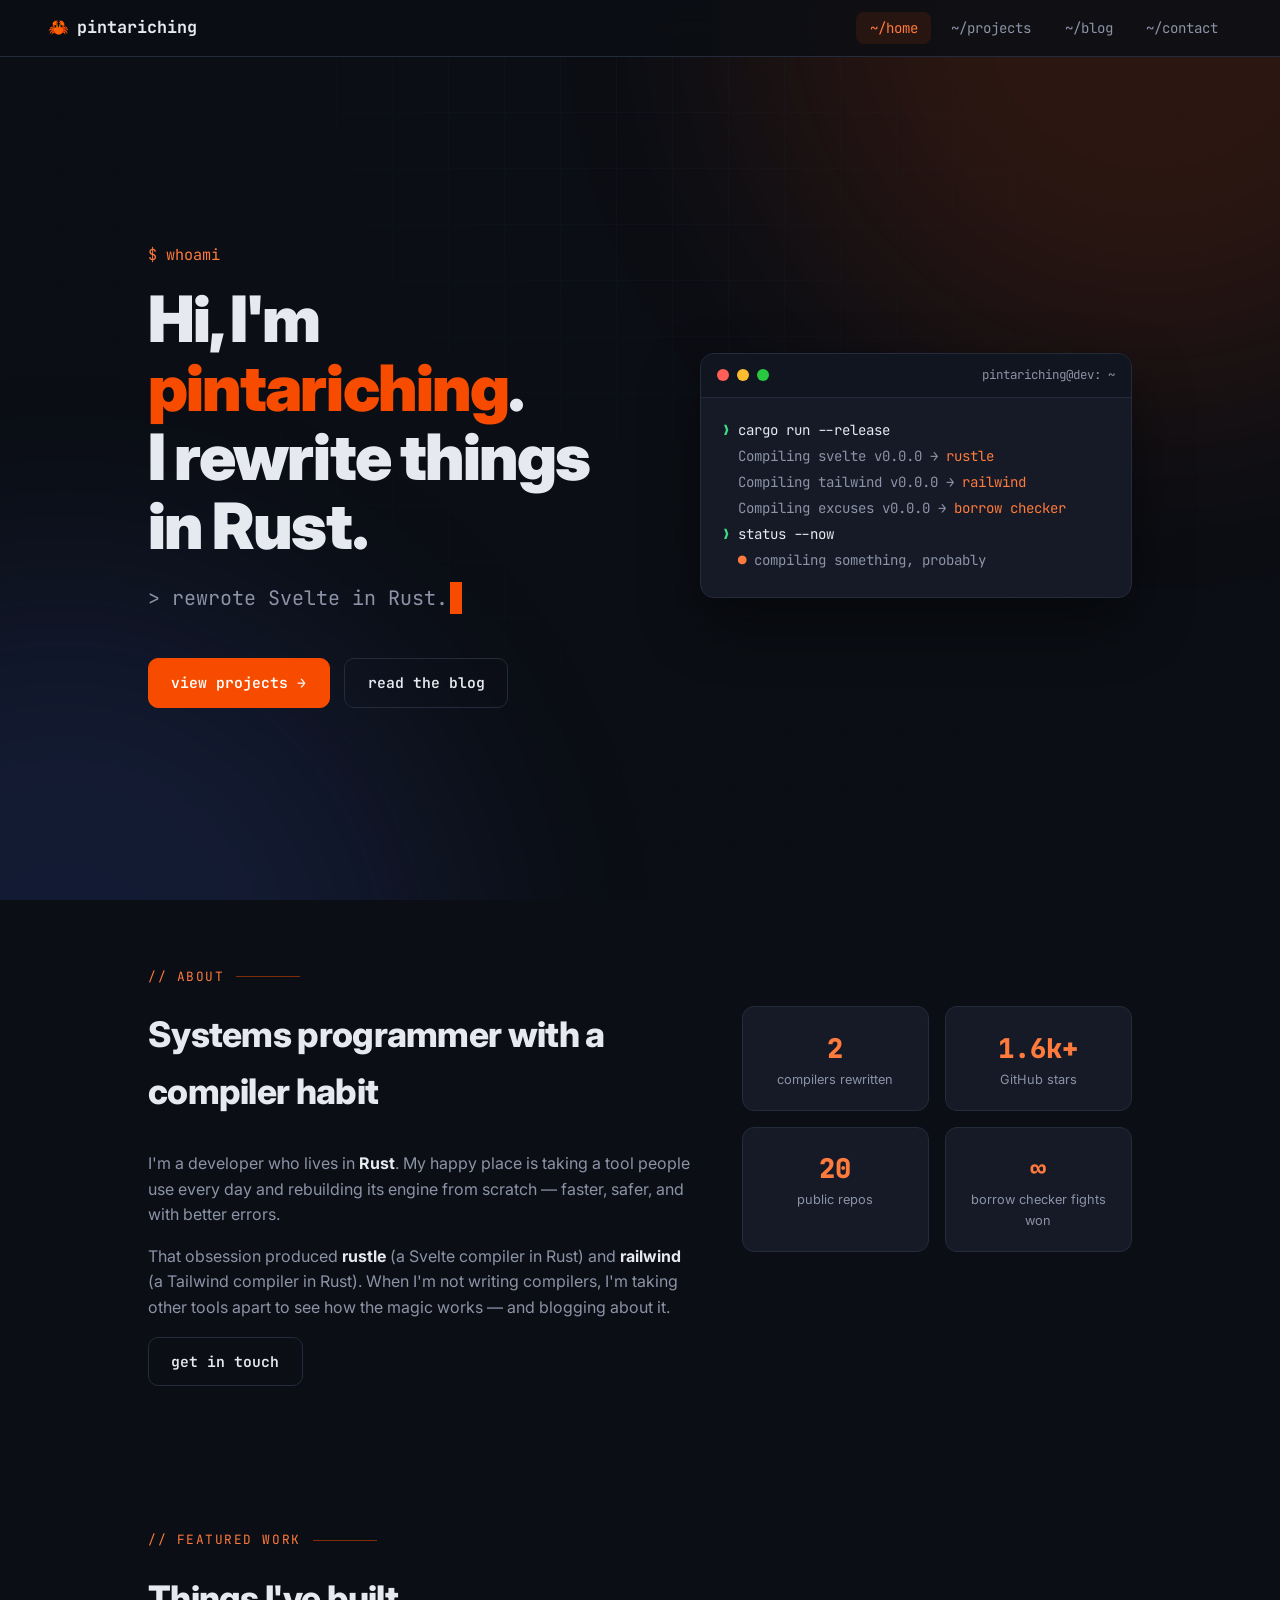
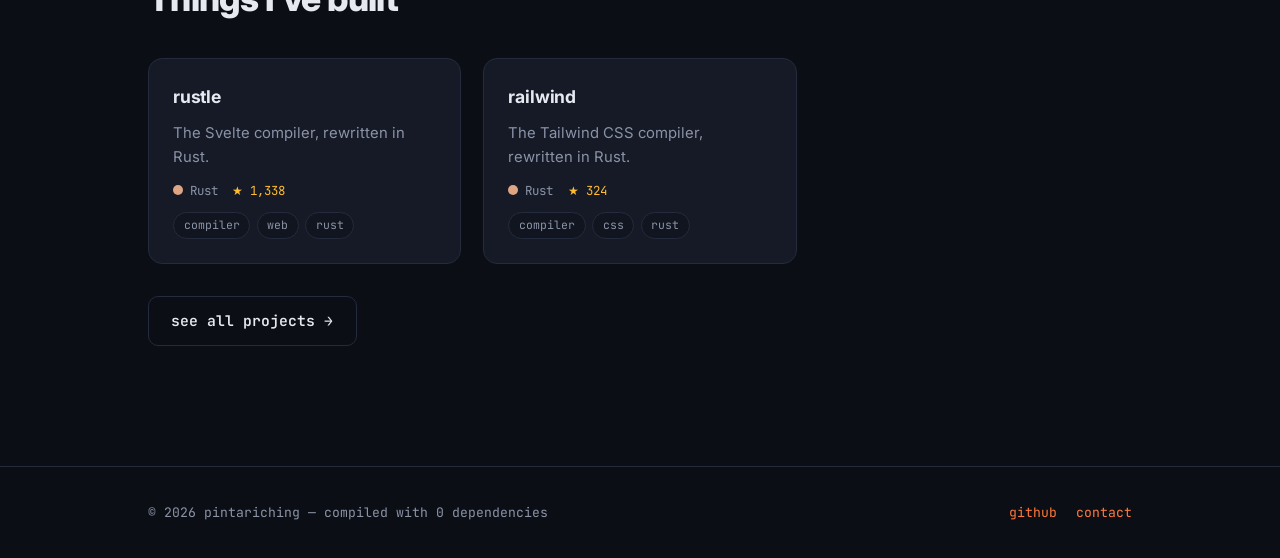
<file: index.html>
<!DOCTYPE html>
<html lang="en">
<head>
  <meta charset="UTF-8">
  <meta name="viewport" content="width=device-width, initial-scale=1.0">
  <title>pintariching — I rewrite things in Rust</title>
  <meta name="description" content="pintariching — Rust developer. Compilers, game engine tech, graphics and systems programming.">
  <link rel="preconnect" href="https://fonts.googleapis.com">
  <link rel="preconnect" href="https://fonts.gstatic.com" crossorigin>
  <link href="https://fonts.googleapis.com/css2?family=Inter:wght@400;600;700;800;900&family=JetBrains+Mono:wght@400;600;700&display=swap" rel="stylesheet">
  <link rel="stylesheet" href="assets/css/style.css">
  <link rel="icon" href="data:image/svg+xml,<svg xmlns='http://www.w3.org/2000/svg' viewBox='0 0 100 100'><text y='.9em' font-size='90'>🦀</text></svg>">
</head>
<body>
  <div class="bg-fx">
    <div class="glow glow-1"></div>
    <div class="glow glow-2"></div>
    <div class="grid"></div>
  </div>

  <nav class="nav">
    <a class="logo" href="index.html"><span class="crab">🦀</span> pintariching</a>
    <ul>
      <li><a href="index.html">~/home</a></li>
      <li><a href="projects.html">~/projects</a></li>
      <li><a href="blog.html">~/blog</a></li>
      <li><a href="contact.html">~/contact</a></li>
    </ul>
  </nav>

  <header class="hero">
    <div class="container">
      <div class="hero-grid">
        <div>
          <p class="kicker">$ whoami</p>
          <h1>Hi, I'm <span class="accent">pintariching</span>.<br>I rewrite things in Rust.</h1>
          <p class="typed-line">&gt; <span id="typed"></span><span class="cursor">_</span></p>
          <div class="cta-row">
            <a class="btn btn-primary" href="projects.html">view projects →</a>
            <a class="btn btn-ghost" href="blog.html">read the blog</a>
          </div>
        </div>

        <div class="terminal">
          <div class="term-bar">
            <span class="dot r"></span><span class="dot y"></span><span class="dot g"></span>
            <span class="term-title">pintariching@dev: ~</span>
          </div>
          <div class="term-body">
            <div><span class="prompt">❯</span> <span class="cmd">cargo run --release</span></div>
            <div class="out">&nbsp;&nbsp;Compiling svelte v0.0.0 → <span class="hl">rustle</span></div>
            <div class="out">&nbsp;&nbsp;Compiling tailwind v0.0.0 → <span class="hl">railwind</span></div>
            <div class="out">&nbsp;&nbsp;Compiling excuses v0.0.0 → <span class="hl">borrow checker</span></div>
            <div><span class="prompt">❯</span> <span class="cmd">status --now</span></div>
            <div class="out">&nbsp;&nbsp;<span class="hl">●</span> compiling something, probably</div>
          </div>
        </div>
      </div>
    </div>
  </header>

  <section>
    <div class="container">
      <p class="section-label">// about</p>
      <div class="about-grid">
        <div>
          <h2 class="section-title">Systems programmer with a compiler habit</h2>
          <p>
            I'm a developer who lives in <strong>Rust</strong>. My happy place is taking a tool people
            use every day and rebuilding its engine from scratch — faster, safer, and with better errors.
          </p>
          <p>
            That obsession produced <strong>rustle</strong> (a Svelte compiler in Rust) and
            <strong>railwind</strong> (a Tailwind compiler in Rust). When I'm not writing compilers,
            I'm taking other tools apart to see how the magic works — and blogging about it.
          </p>
          <a class="btn btn-ghost" href="contact.html">get in touch</a>
        </div>
        <div class="stats">
          <div class="stat"><div class="num">2</div><div class="lbl">compilers rewritten</div></div>
          <div class="stat"><div class="num">1.6k+</div><div class="lbl">GitHub stars</div></div>
          <div class="stat"><div class="num">20</div><div class="lbl">public repos</div></div>
          <div class="stat"><div class="num">∞</div><div class="lbl">borrow checker fights won</div></div>
        </div>
      </div>
    </div>
  </section>

  <section>
    <div class="container">
      <p class="section-label">// featured work</p>
      <h2 class="section-title">Things I've built</h2>
      <div class="grid-3" id="featured-projects"></div>
      <div style="margin-top:2rem">
        <a class="btn btn-ghost" href="projects.html">see all projects →</a>
      </div>
    </div>
  </section>

  <footer>
    <div class="container">
      <span>© <span id="year"></span> pintariching — compiled with 0 dependencies</span>
      <div class="socials">
        <a href="https://github.com/pintariching">github</a>
        <a href="contact.html">contact</a>
      </div>
    </div>
  </footer>

  <script src="assets/js/projects-data.js"></script>
  <script src="assets/js/main.js"></script>
  <script>
    // render featured projects on the home page
    const wrap = document.getElementById("featured-projects");
    PROJECTS.filter(p => p.featured).slice(0, 4).forEach(p => {
      wrap.insertAdjacentHTML("beforeend", `
        <div class="card reveal">
          <h3><a href="${p.url}">${p.name}</a></h3>
          <p>${p.description}</p>
          <div class="meta">
            <span><span class="lang-dot" style="background:${p.langColor}"></span> ${p.language}</span>
            ${p.stars ? `<span class="stars">★ ${p.stars.toLocaleString()}</span>` : ""}
          </div>
          <div class="tags">${p.tags.map(t => `<span class="tag">${t}</span>`).join("")}</div>
        </div>`);
    });
    document.querySelectorAll(".reveal").forEach(el => el.classList.add("visible"));
  </script>
</body>
</html>
</file>
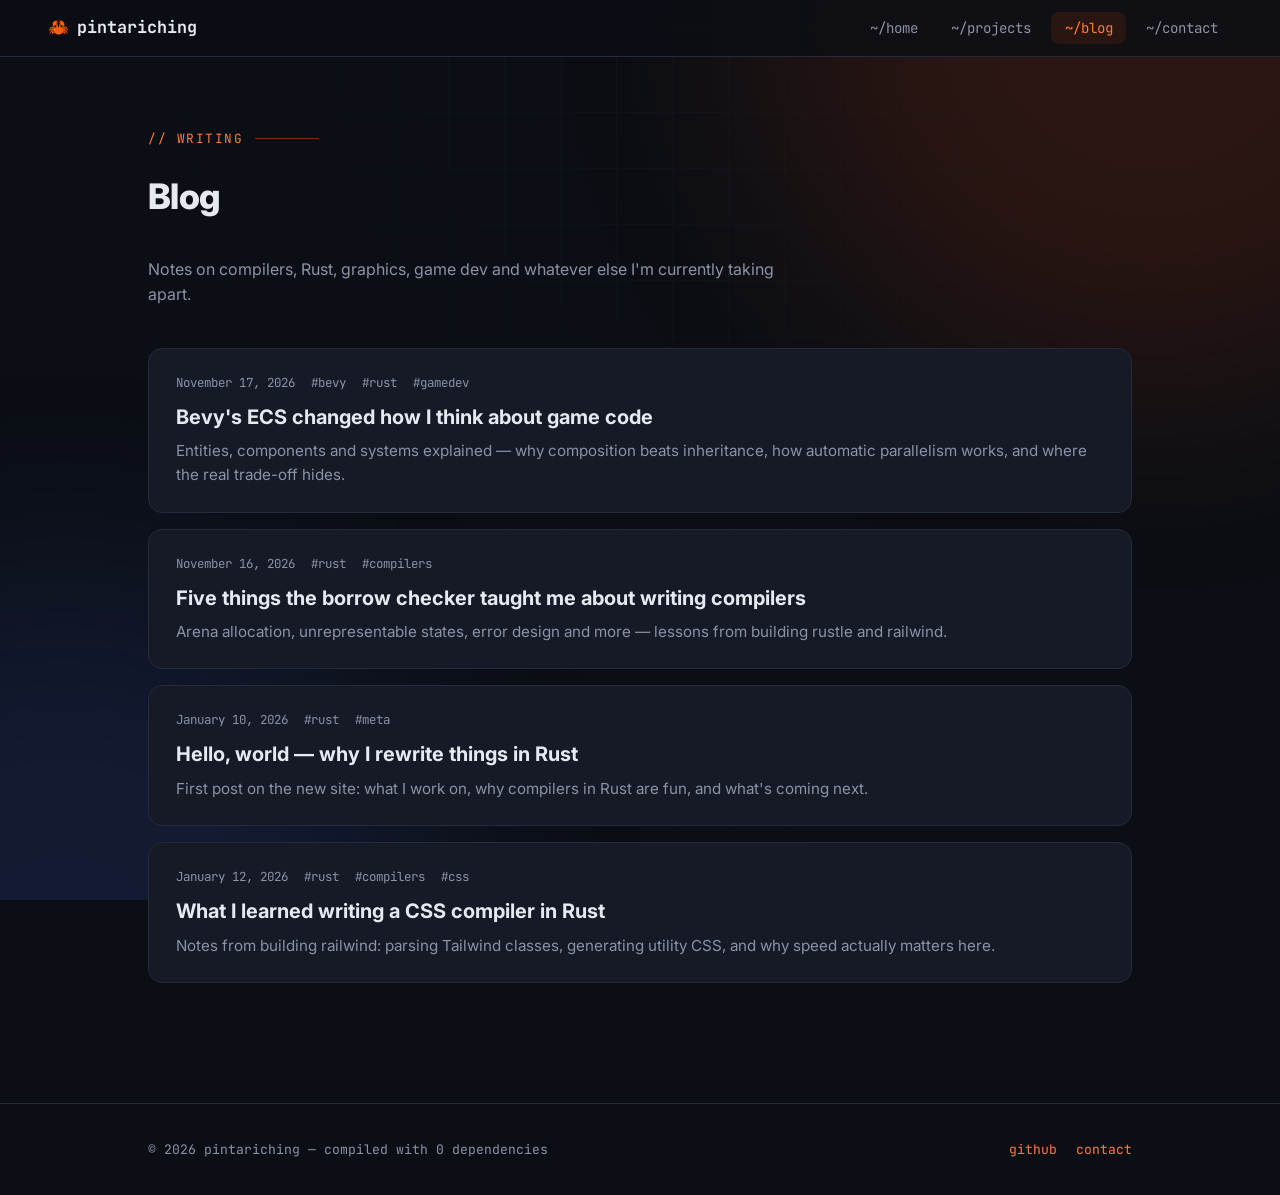
<file: blog.html>
<!DOCTYPE html>
<html lang="en">
<head>
  <meta charset="UTF-8">
  <meta name="viewport" content="width=device-width, initial-scale=1.0">
  <title>Blog — pintariching</title>
  <meta name="description" content="Development blog of pintariching — compilers, Rust, graphics, game dev and everything in between.">
  <link rel="preconnect" href="https://fonts.googleapis.com">
  <link rel="preconnect" href="https://fonts.gstatic.com" crossorigin>
  <link href="https://fonts.googleapis.com/css2?family=Inter:wght@400;600;700;800;900&family=JetBrains+Mono:wght@400;600;700&display=swap" rel="stylesheet">
  <link rel="stylesheet" href="assets/css/style.css">
  <link rel="icon" href="data:image/svg+xml,<svg xmlns='http://www.w3.org/2000/svg' viewBox='0 0 100 100'><text y='.9em' font-size='90'>🦀</text></svg>">
</head>
<body>
  <div class="bg-fx">
    <div class="glow glow-1"></div>
    <div class="glow glow-2"></div>
    <div class="grid"></div>
  </div>

  <nav class="nav">
    <a class="logo" href="index.html"><span class="crab">🦀</span> pintariching</a>
    <ul>
      <li><a href="index.html">~/home</a></li>
      <li><a href="projects.html">~/projects</a></li>
      <li><a href="blog.html">~/blog</a></li>
      <li><a href="contact.html">~/contact</a></li>
    </ul>
  </nav>

  <section>
    <div class="container">
      <p class="section-label">// writing</p>
      <h2 class="section-title">Blog</h2>
      <p style="color:var(--muted);max-width:640px;margin-bottom:2.5rem">
        Notes on compilers, Rust, graphics, game dev and whatever else I'm currently taking apart.
      </p>
      <div class="post-list" id="post-list">
        <p class="loading">loading posts…</p>
      </div>
    </div>
  </section>

  <footer>
    <div class="container">
      <span>© <span id="year"></span> pintariching — compiled with 0 dependencies</span>
      <div class="socials">
        <a href="https://github.com/pintariching">github</a>
        <a href="contact.html">contact</a>
      </div>
    </div>
  </footer>

  <script src="assets/js/main.js"></script>
  <script src="assets/js/blog.js"></script>
</body>
</html>
</file>
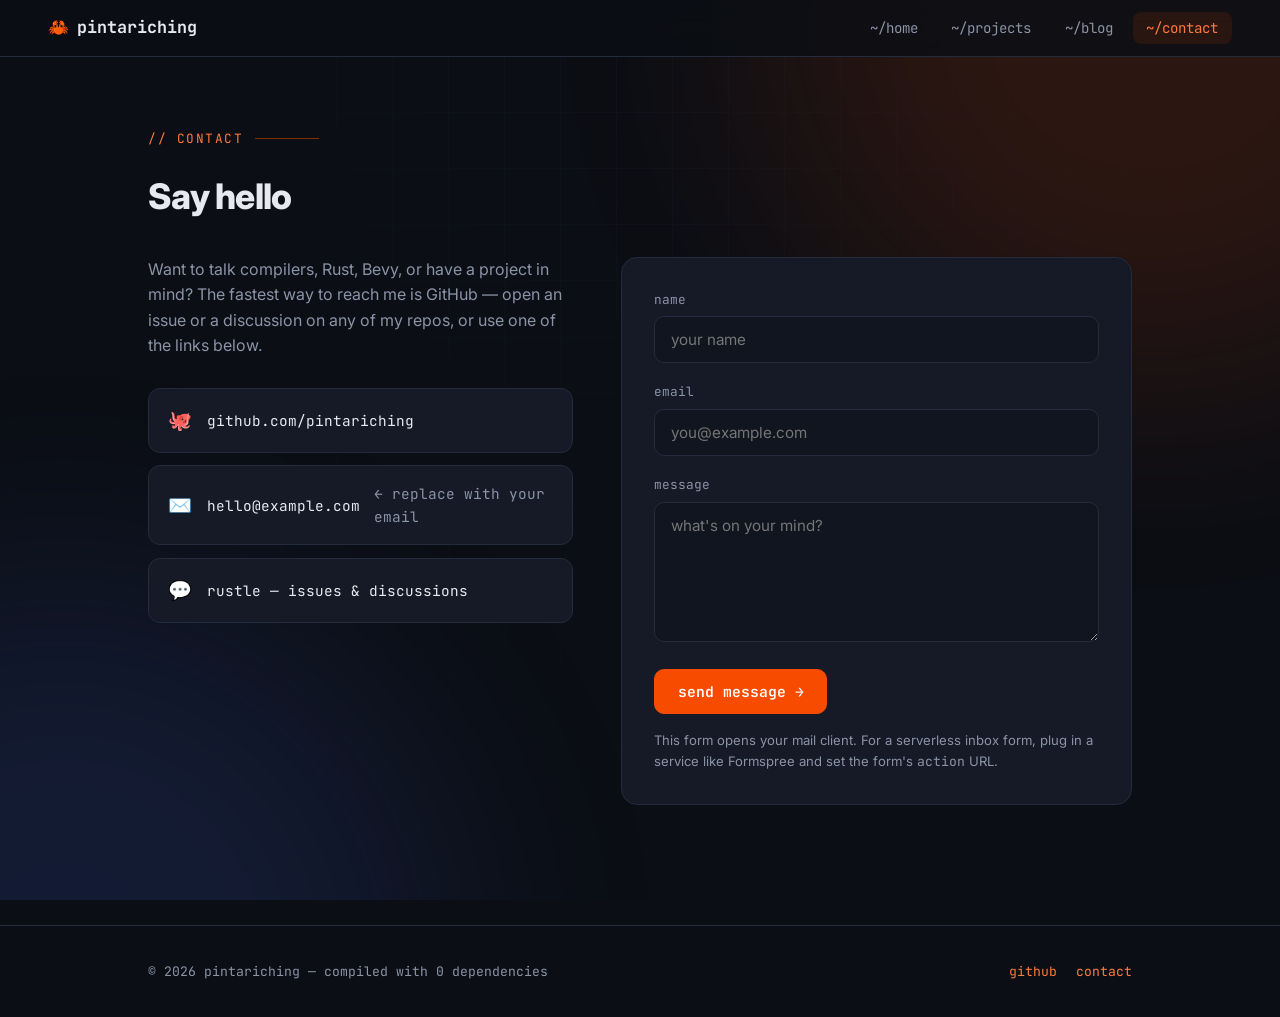
<file: contact.html>
<!DOCTYPE html>
<html lang="en">
<head>
  <meta charset="UTF-8">
  <meta name="viewport" content="width=device-width, initial-scale=1.0">
  <title>Contact — pintariching</title>
  <meta name="description" content="Get in touch with pintariching.">
  <link rel="preconnect" href="https://fonts.googleapis.com">
  <link rel="preconnect" href="https://fonts.gstatic.com" crossorigin>
  <link href="https://fonts.googleapis.com/css2?family=Inter:wght@400;600;700;800;900&family=JetBrains+Mono:wght@400;600;700&display=swap" rel="stylesheet">
  <link rel="stylesheet" href="assets/css/style.css">
  <link rel="icon" href="data:image/svg+xml,<svg xmlns='http://www.w3.org/2000/svg' viewBox='0 0 100 100'><text y='.9em' font-size='90'>🦀</text></svg>">
</head>
<body>
  <div class="bg-fx">
    <div class="glow glow-1"></div>
    <div class="glow glow-2"></div>
    <div class="grid"></div>
  </div>

  <nav class="nav">
    <a class="logo" href="index.html"><span class="crab">🦀</span> pintariching</a>
    <ul>
      <li><a href="index.html">~/home</a></li>
      <li><a href="projects.html">~/projects</a></li>
      <li><a href="blog.html">~/blog</a></li>
      <li><a href="contact.html">~/contact</a></li>
    </ul>
  </nav>

  <section>
    <div class="container">
      <p class="section-label">// contact</p>
      <h2 class="section-title">Say hello</h2>
      <div class="contact-grid">
        <div>
          <p style="color:var(--muted);margin-bottom:1.8rem">
            Want to talk compilers, Rust, Bevy, or have a project in mind?
            The fastest way to reach me is GitHub — open an issue or a discussion on any of my repos,
            or use one of the links below.
          </p>
          <div class="contact-links">
            <a class="contact-link" href="https://github.com/pintariching">
              <span class="icon">🐙</span> github.com/pintariching
            </a>
            <a class="contact-link" href="mailto:hello@example.com">
              <span class="icon">✉️</span> hello@example.com <span>← replace with your email</span>
            </a>
            <a class="contact-link" href="https://github.com/pintariching/rustle/issues">
              <span class="icon">💬</span> rustle — issues &amp; discussions
            </a>
          </div>
        </div>

        <div class="form-card">
          <form id="contact-form" action="mailto:hello@example.com" method="get">
            <label for="name">name</label>
            <input type="text" id="name" name="name" placeholder="your name" required>

            <label for="email">email</label>
            <input type="email" id="email" name="email" placeholder="you@example.com" required>

            <label for="message">message</label>
            <textarea id="message" name="body" placeholder="what's on your mind?" required></textarea>

            <button class="btn btn-primary" type="submit">send message →</button>
            <p class="form-note">
              This form opens your mail client. For a serverless inbox form, plug in a service like
              Formspree and set the form's <code style="font-family:var(--mono)">action</code> URL.
            </p>
          </form>
        </div>
      </div>
    </div>
  </section>

  <footer>
    <div class="container">
      <span>© <span id="year"></span> pintariching — compiled with 0 dependencies</span>
      <div class="socials">
        <a href="https://github.com/pintariching">github</a>
        <a href="contact.html">contact</a>
      </div>
    </div>
  </footer>

  <script src="assets/js/main.js"></script>
</body>
</html>
</file>
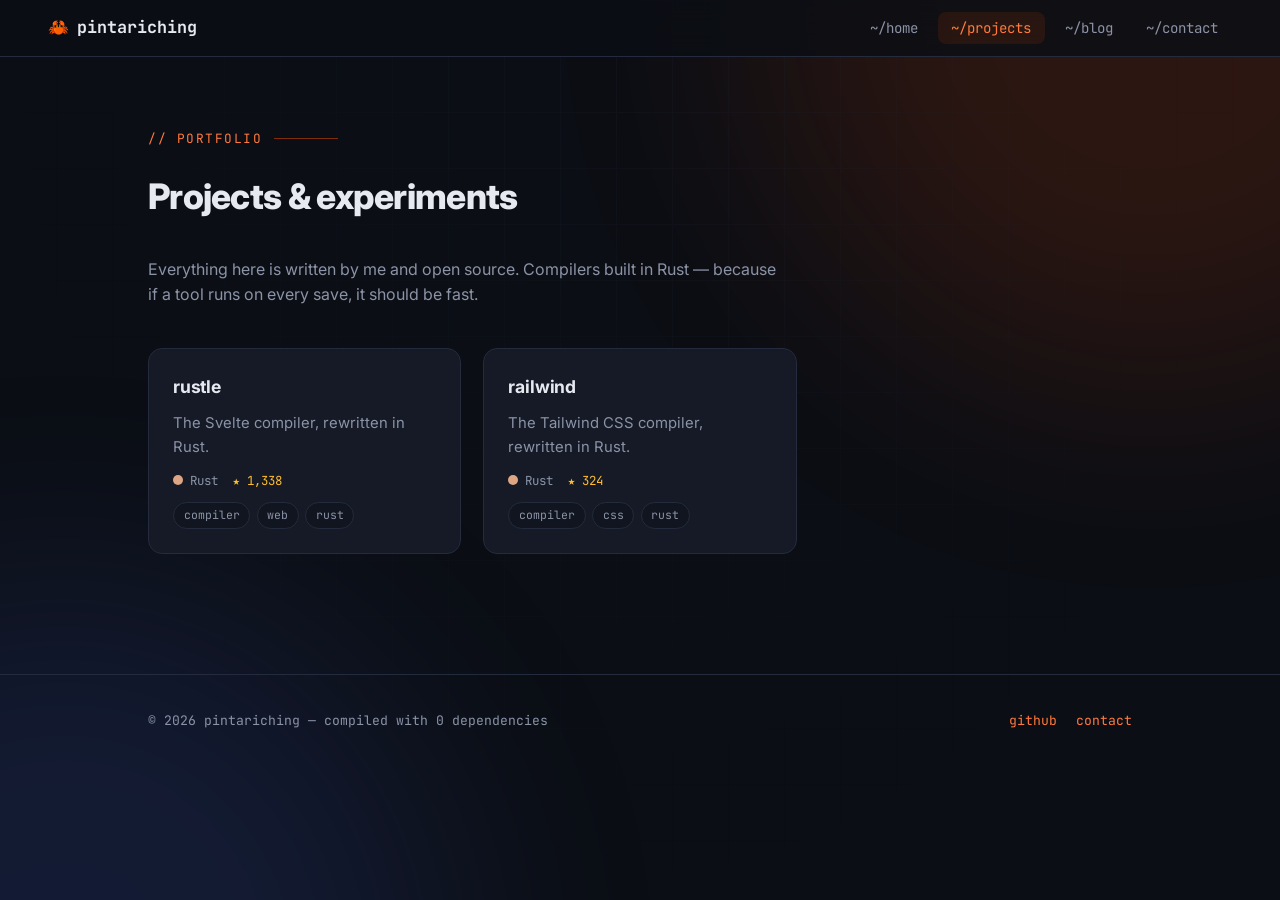
<file: projects.html>
<!DOCTYPE html>
<html lang="en">
<head>
  <meta charset="UTF-8">
  <meta name="viewport" content="width=device-width, initial-scale=1.0">
  <title>Projects — pintariching</title>
  <meta name="description" content="Projects and portfolio of pintariching — compilers, game engine tech, graphics and systems programming in Rust.">
  <link rel="preconnect" href="https://fonts.googleapis.com">
  <link rel="preconnect" href="https://fonts.gstatic.com" crossorigin>
  <link href="https://fonts.googleapis.com/css2?family=Inter:wght@400;600;700;800;900&family=JetBrains+Mono:wght@400;600;700&display=swap" rel="stylesheet">
  <link rel="stylesheet" href="assets/css/style.css">
  <link rel="icon" href="data:image/svg+xml,<svg xmlns='http://www.w3.org/2000/svg' viewBox='0 0 100 100'><text y='.9em' font-size='90'>🦀</text></svg>">
</head>
<body>
  <div class="bg-fx">
    <div class="glow glow-1"></div>
    <div class="glow glow-2"></div>
    <div class="grid"></div>
  </div>

  <nav class="nav">
    <a class="logo" href="index.html"><span class="crab">🦀</span> pintariching</a>
    <ul>
      <li><a href="index.html">~/home</a></li>
      <li><a href="projects.html">~/projects</a></li>
      <li><a href="blog.html">~/blog</a></li>
      <li><a href="contact.html">~/contact</a></li>
    </ul>
  </nav>

  <section>
    <div class="container">
      <p class="section-label">// portfolio</p>
      <h2 class="section-title">Projects &amp; experiments</h2>
      <p style="color:var(--muted);max-width:640px;margin-bottom:2.5rem">
        Everything here is written by me and open source. Compilers built in Rust — because if a
        tool runs on every save, it should be fast.
      </p>
      <div class="grid-3" id="project-grid"></div>
    </div>
  </section>

  <footer>
    <div class="container">
      <span>© <span id="year"></span> pintariching — compiled with 0 dependencies</span>
      <div class="socials">
        <a href="https://github.com/pintariching">github</a>
        <a href="contact.html">contact</a>
      </div>
    </div>
  </footer>

  <script src="assets/js/projects-data.js"></script>
  <script src="assets/js/main.js"></script>
  <script>
    const grid = document.getElementById("project-grid");

    function cardHtml(p) {
      return `
        <div class="card reveal">
          <h3><a href="${p.url}">${p.name}</a></h3>
          <p>${p.description}</p>
          <div class="meta">
            <span><span class="lang-dot" style="background:${p.langColor}"></span> ${p.language}</span>
            ${p.stars ? `<span class="stars">★ ${p.stars.toLocaleString()}</span>` : ""}
          </div>
          <div class="tags">${p.tags.map(t => `<span class="tag">${t}</span>`).join("")}</div>
        </div>`;
    }

    grid.innerHTML = PROJECTS.map(cardHtml).join("");
    document.querySelectorAll(".reveal").forEach(el => el.classList.add("visible"));
  </script>
</body>
</html>
</file>
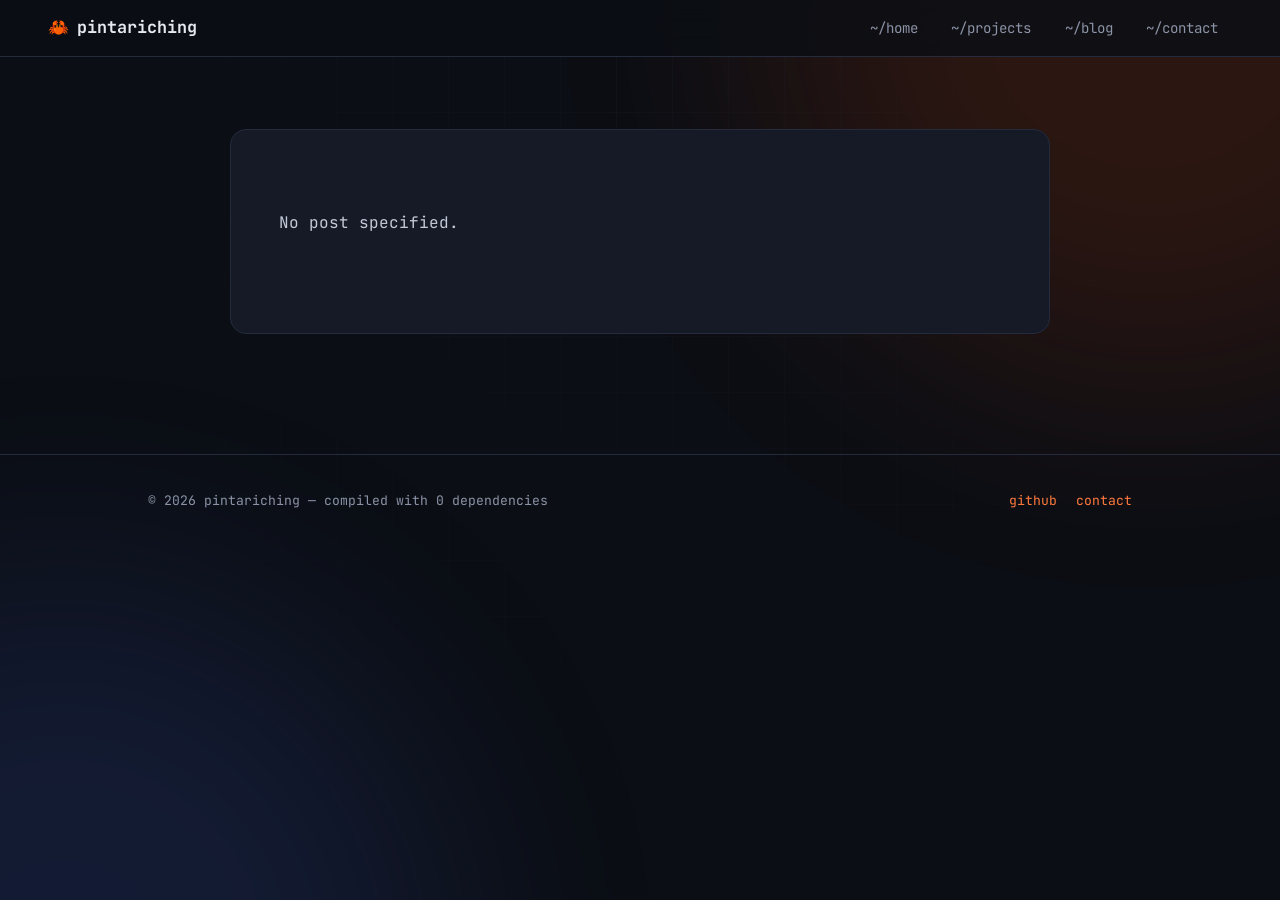
<file: blog/post.html>
<!DOCTYPE html>
<html lang="en">
<head>
  <meta charset="UTF-8">
  <meta name="viewport" content="width=device-width, initial-scale=1.0">
  <title>Post — pintariching</title>
  <link rel="preconnect" href="https://fonts.googleapis.com">
  <link rel="preconnect" href="https://fonts.gstatic.com" crossorigin>
  <link href="https://fonts.googleapis.com/css2?family=Inter:wght@400;600;700;800;900&family=JetBrains+Mono:wght@400;600;700&display=swap" rel="stylesheet">
  <link rel="stylesheet" href="../assets/css/style.css">
  <link rel="icon" href="data:image/svg+xml,<svg xmlns='http://www.w3.org/2000/svg' viewBox='0 0 100 100'><text y='.9em' font-size='90'>🦀</text></svg>">
</head>
<body>
  <div class="bg-fx">
    <div class="glow glow-1"></div>
    <div class="glow glow-2"></div>
    <div class="grid"></div>
  </div>

  <nav class="nav">
    <a class="logo" href="../index.html"><span class="crab">🦀</span> pintariching</a>
    <ul>
      <li><a href="../index.html">~/home</a></li>
      <li><a href="../projects.html">~/projects</a></li>
      <li><a href="../blog.html">~/blog</a></li>
      <li><a href="../contact.html">~/contact</a></li>
    </ul>
  </nav>

  <section>
    <div class="container">
      <article class="article" id="article">
        <p class="loading">loading post…</p>
      </article>
    </div>
  </section>

  <footer>
    <div class="container">
      <span>© <span id="year"></span> pintariching — compiled with 0 dependencies</span>
      <div class="socials">
        <a href="https://github.com/pintariching">github</a>
        <a href="../contact.html">contact</a>
      </div>
    </div>
  </footer>

  <script src="../assets/js/main.js"></script>
  <script src="../assets/js/markdown.js"></script>
  <script src="../assets/js/blog.js"></script>
</body>
</html>
</file>
<file: assets/css/style.css>
/* ============================================================
   pintariching.dev — hand-rolled CSS, no frameworks
   ============================================================ */

:root {
  --bg: #0b0e14;
  --bg-soft: #11151f;
  --panel: #151a26;
  --panel-hover: #1a2130;
  --border: #232b3d;
  --text: #e6e9f0;
  --muted: #8b93a7;
  --accent: #f74c00;        /* rust orange */
  --accent-soft: #ff7a3d;
  --accent-glow: rgba(247, 76, 0, 0.35);
  --green: #3ddc84;
  --mono: "JetBrains Mono", "Fira Code", ui-monospace, SFMono-Regular, Menlo, Consolas, monospace;
  --sans: "Inter", -apple-system, BlinkMacSystemFont, "Segoe UI", Roboto, sans-serif;
}

* { margin: 0; padding: 0; box-sizing: border-box; }

html { scroll-behavior: smooth; }

body {
  background: var(--bg);
  color: var(--text);
  font-family: var(--sans);
  line-height: 1.6;
  min-height: 100vh;
  overflow-x: hidden;
}

::selection { background: var(--accent); color: #fff; }

a { color: var(--accent-soft); text-decoration: none; transition: color 0.15s ease; }
a:hover { color: #ffa070; }

img { max-width: 100%; }

/* ---------- ambient background ---------- */

.bg-fx {
  position: fixed;
  inset: 0;
  z-index: -1;
  overflow: hidden;
  pointer-events: none;
}

.bg-fx .glow {
  position: absolute;
  width: 60vmax;
  height: 60vmax;
  border-radius: 50%;
  filter: blur(120px);
  opacity: 0.14;
}

.bg-fx .glow-1 {
  background: var(--accent);
  top: -30vmax; right: -20vmax;
  animation: drift 26s ease-in-out infinite alternate;
}

.bg-fx .glow-2 {
  background: #4c6ef5;
  bottom: -35vmax; left: -25vmax;
  animation: drift 32s ease-in-out infinite alternate-reverse;
}

@keyframes drift {
  from { transform: translate(0, 0) scale(1); }
  to   { transform: translate(8vmax, 6vmax) scale(1.15); }
}

.bg-fx .grid {
  position: absolute;
  inset: 0;
  background-image:
    linear-gradient(var(--border) 1px, transparent 1px),
    linear-gradient(90deg, var(--border) 1px, transparent 1px);
  background-size: 56px 56px;
  opacity: 0.18;
  mask-image: radial-gradient(ellipse at 50% 0%, #000 0%, transparent 70%);
  -webkit-mask-image: radial-gradient(ellipse at 50% 0%, #000 0%, transparent 70%);
}

/* ---------- nav ---------- */

.nav {
  position: sticky;
  top: 0;
  z-index: 100;
  display: flex;
  align-items: center;
  justify-content: space-between;
  padding: 0.9rem clamp(1.2rem, 5vw, 3rem);
  background: rgba(11, 14, 20, 0.8);
  backdrop-filter: blur(12px);
  border-bottom: 1px solid var(--border);
}

.nav .logo {
  font-family: var(--mono);
  font-weight: 700;
  font-size: 1.05rem;
  color: var(--text);
  display: flex;
  align-items: center;
  gap: 0.5rem;
}

.nav .logo .crab { color: var(--accent); }

.nav ul {
  display: flex;
  gap: 0.4rem;
  list-style: none;
}

.nav ul a {
  font-family: var(--mono);
  font-size: 0.88rem;
  color: var(--muted);
  padding: 0.45rem 0.85rem;
  border-radius: 8px;
  transition: all 0.15s ease;
}

.nav ul a:hover { color: var(--text); background: var(--panel); }

.nav ul a.active {
  color: var(--accent-soft);
  background: rgba(247, 76, 0, 0.1);
}

/* ---------- layout ---------- */

.container {
  max-width: 1080px;
  margin: 0 auto;
  padding: 0 clamp(1.2rem, 5vw, 3rem);
}

section { padding: 4.5rem 0; }

.section-label {
  font-family: var(--mono);
  font-size: 0.8rem;
  color: var(--accent-soft);
  letter-spacing: 0.12em;
  text-transform: uppercase;
  display: flex;
  align-items: center;
  gap: 0.75rem;
  margin-bottom: 1.2rem;
}

.section-label::after {
  content: "";
  height: 1px;
  width: 64px;
  background: var(--accent);
  opacity: 0.5;
}

h2.section-title {
  font-size: clamp(1.6rem, 4vw, 2.2rem);
  font-weight: 800;
  margin-bottom: 2rem;
  letter-spacing: -0.02em;
}

/* ---------- hero ---------- */

.hero {
  min-height: calc(100vh - 62px);
  display: flex;
  align-items: center;
  padding: 3rem 0;
}

.hero-grid {
  display: grid;
  grid-template-columns: 1.15fr 1fr;
  gap: 3.5rem;
  align-items: center;
}

.hero .kicker {
  font-family: var(--mono);
  color: var(--accent-soft);
  font-size: 0.95rem;
  margin-bottom: 1rem;
}

.hero h1 {
  font-size: clamp(2.4rem, 6vw, 4rem);
  line-height: 1.08;
  font-weight: 900;
  letter-spacing: -0.03em;
  margin-bottom: 1.4rem;
}

.hero h1 .accent { color: var(--accent); }

.hero .typed-line {
  font-family: var(--mono);
  font-size: clamp(1rem, 2.4vw, 1.25rem);
  color: var(--muted);
  min-height: 2.2em;
  margin-bottom: 2rem;
}

.hero .typed-line .cursor {
  display: inline-block;
  width: 0.6em;
  background: var(--accent);
  animation: blink 1s steps(1) infinite;
  color: transparent;
  margin-left: 2px;
}

@keyframes blink { 50% { opacity: 0; } }

.hero .cta-row { display: flex; gap: 0.9rem; flex-wrap: wrap; }

.btn {
  display: inline-flex;
  align-items: center;
  gap: 0.5rem;
  font-family: var(--mono);
  font-size: 0.92rem;
  font-weight: 600;
  padding: 0.75rem 1.4rem;
  border-radius: 10px;
  border: 1px solid var(--border);
  transition: all 0.18s ease;
  cursor: pointer;
}

.btn-primary {
  background: var(--accent);
  border-color: var(--accent);
  color: #fff;
}

.btn-primary:hover {
  background: var(--accent-soft);
  border-color: var(--accent-soft);
  color: #fff;
  box-shadow: 0 0 32px var(--accent-glow);
  transform: translateY(-2px);
}

.btn-ghost { color: var(--text); background: transparent; }
.btn-ghost:hover { border-color: var(--accent); color: var(--accent-soft); transform: translateY(-2px); }

/* terminal window */

.terminal {
  background: var(--panel);
  border: 1px solid var(--border);
  border-radius: 14px;
  overflow: hidden;
  box-shadow: 0 24px 60px rgba(0, 0, 0, 0.45);
  font-family: var(--mono);
  font-size: 0.88rem;
  animation: float 7s ease-in-out infinite;
}

@keyframes float {
  0%, 100% { transform: translateY(0); }
  50% { transform: translateY(-10px); }
}

.terminal .term-bar {
  display: flex;
  align-items: center;
  gap: 0.5rem;
  padding: 0.7rem 1rem;
  background: var(--bg-soft);
  border-bottom: 1px solid var(--border);
}

.terminal .dot { width: 12px; height: 12px; border-radius: 50%; }
.terminal .dot.r { background: #ff5f57; }
.terminal .dot.y { background: #febc2e; }
.terminal .dot.g { background: #28c840; }

.terminal .term-title {
  margin-left: auto;
  color: var(--muted);
  font-size: 0.78rem;
}

.terminal .term-body { padding: 1.2rem 1.3rem 1.5rem; line-height: 1.85; }

.terminal .prompt { color: var(--green); }
.terminal .cmd { color: var(--text); }
.terminal .out { color: var(--muted); }
.terminal .hl { color: var(--accent-soft); }

/* ---------- cards / grids ---------- */

.grid-3 {
  display: grid;
  grid-template-columns: repeat(auto-fill, minmax(280px, 1fr));
  gap: 1.4rem;
}

.card {
  background: var(--panel);
  border: 1px solid var(--border);
  border-radius: 14px;
  padding: 1.5rem;
  transition: all 0.2s ease;
  display: flex;
  flex-direction: column;
  gap: 0.7rem;
}

.card:hover {
  transform: translateY(-4px);
  border-color: rgba(247, 76, 0, 0.45);
  box-shadow: 0 16px 40px rgba(0, 0, 0, 0.35), 0 0 0 1px rgba(247, 76, 0, 0.12);
}

.card h3 { font-size: 1.1rem; font-weight: 700; letter-spacing: -0.01em; }
.card h3 a { color: var(--text); }
.card h3 a:hover { color: var(--accent-soft); }

.card p { color: var(--muted); font-size: 0.93rem; flex-grow: 1; }

.card .meta {
  display: flex;
  align-items: center;
  gap: 0.9rem;
  font-family: var(--mono);
  font-size: 0.78rem;
  color: var(--muted);
}

.card .lang-dot { width: 10px; height: 10px; border-radius: 50%; display: inline-block; }

.tags { display: flex; flex-wrap: wrap; gap: 0.4rem; }

.tag {
  font-family: var(--mono);
  font-size: 0.72rem;
  padding: 0.2rem 0.6rem;
  border-radius: 999px;
  border: 1px solid var(--border);
  color: var(--muted);
  background: var(--bg-soft);
}

.tag.hot { border-color: rgba(247, 76, 0, 0.5); color: var(--accent-soft); }

.stars { color: #febc2e; }

/* ---------- about / stats ---------- */

.about-grid {
  display: grid;
  grid-template-columns: 1.4fr 1fr;
  gap: 3rem;
  align-items: start;
}

.about-grid p { color: var(--muted); margin-bottom: 1rem; }
.about-grid p strong { color: var(--text); }

.stats {
  display: grid;
  grid-template-columns: 1fr 1fr;
  gap: 1rem;
}

.stat {
  background: var(--panel);
  border: 1px solid var(--border);
  border-radius: 12px;
  padding: 1.2rem;
  text-align: center;
}

.stat .num {
  font-family: var(--mono);
  font-size: 1.7rem;
  font-weight: 800;
  color: var(--accent-soft);
}

.stat .lbl { font-size: 0.8rem; color: var(--muted); }

/* ---------- blog ---------- */

.post-list { display: flex; flex-direction: column; gap: 1rem; }

.post-item {
  display: block;
  background: var(--panel);
  border: 1px solid var(--border);
  border-radius: 14px;
  padding: 1.5rem 1.7rem;
  transition: all 0.2s ease;
}

.post-item:hover {
  transform: translateX(6px);
  border-color: rgba(247, 76, 0, 0.45);
}

.post-item .post-meta {
  font-family: var(--mono);
  font-size: 0.78rem;
  color: var(--muted);
  display: flex;
  gap: 1rem;
  flex-wrap: wrap;
  margin-bottom: 0.5rem;
}

.post-item h3 { font-size: 1.25rem; margin-bottom: 0.4rem; }
.post-item h3 a { color: var(--text); }
.post-item h3 a:hover { color: var(--accent-soft); }
.post-item p { color: var(--muted); font-size: 0.95rem; }

/* article */

.article {
  background: var(--panel);
  border: 1px solid var(--border);
  border-radius: 16px;
  padding: clamp(1.5rem, 4vw, 3rem);
  max-width: 820px;
  margin: 0 auto;
}

.article h1 { font-size: clamp(1.7rem, 4vw, 2.4rem); letter-spacing: -0.02em; margin-bottom: 0.6rem; }
.article h2 { font-size: 1.45rem; margin: 2.2rem 0 0.8rem; letter-spacing: -0.01em; }
.article h3 { font-size: 1.15rem; margin: 1.6rem 0 0.6rem; }

.article p, .article ul, .article ol { color: #c3c9d6; margin-bottom: 1.1rem; }
.article ul, .article ol { padding-left: 1.4rem; }
.article li { margin-bottom: 0.35rem; }

.article code {
  font-family: var(--mono);
  font-size: 0.86em;
  background: var(--bg-soft);
  border: 1px solid var(--border);
  border-radius: 6px;
  padding: 0.12em 0.4em;
  color: var(--accent-soft);
}

.article pre {
  background: var(--bg-soft);
  border: 1px solid var(--border);
  border-radius: 12px;
  padding: 1.1rem 1.3rem;
  overflow-x: auto;
  margin-bottom: 1.3rem;
}

.article pre code {
  background: none;
  border: none;
  padding: 0;
  color: #cdd3e0;
  font-size: 0.86rem;
  line-height: 1.7;
}

.article blockquote {
  border-left: 3px solid var(--accent);
  padding: 0.4rem 0 0.4rem 1.2rem;
  margin-bottom: 1.2rem;
  color: var(--muted);
  font-style: italic;
}

.article img { border-radius: 12px; margin-bottom: 1.2rem; }

.article hr { border: none; border-top: 1px solid var(--border); margin: 2rem 0; }

.article .article-meta {
  font-family: var(--mono);
  font-size: 0.82rem;
  color: var(--muted);
  display: flex;
  gap: 1rem;
  flex-wrap: wrap;
  margin-bottom: 2rem;
  padding-bottom: 1.2rem;
  border-bottom: 1px solid var(--border);
}

/* ---------- contact ---------- */

.contact-grid {
  display: grid;
  grid-template-columns: 1fr 1.2fr;
  gap: 3rem;
  align-items: start;
}

.contact-links { display: flex; flex-direction: column; gap: 0.8rem; }

.contact-link {
  display: flex;
  align-items: center;
  gap: 0.9rem;
  background: var(--panel);
  border: 1px solid var(--border);
  border-radius: 12px;
  padding: 1rem 1.2rem;
  color: var(--text);
  font-family: var(--mono);
  font-size: 0.9rem;
  transition: all 0.18s ease;
}

.contact-link:hover {
  border-color: rgba(247, 76, 0, 0.5);
  transform: translateX(5px);
  color: var(--text);
}

.contact-link .icon { font-size: 1.2rem; }
.contact-link span { color: var(--muted); }

.form-card {
  background: var(--panel);
  border: 1px solid var(--border);
  border-radius: 16px;
  padding: 2rem;
}

.form-card label {
  display: block;
  font-family: var(--mono);
  font-size: 0.8rem;
  color: var(--muted);
  margin-bottom: 0.4rem;
}

.form-card input,
.form-card textarea {
  width: 100%;
  background: var(--bg-soft);
  border: 1px solid var(--border);
  border-radius: 10px;
  color: var(--text);
  font-family: var(--sans);
  font-size: 0.95rem;
  padding: 0.8rem 1rem;
  margin-bottom: 1.2rem;
  transition: border-color 0.15s ease;
}

.form-card input:focus,
.form-card textarea:focus {
  outline: none;
  border-color: var(--accent);
  box-shadow: 0 0 0 3px rgba(247, 76, 0, 0.15);
}

.form-card textarea { resize: vertical; min-height: 140px; }

.form-note { font-size: 0.82rem; color: var(--muted); margin-top: 1rem; }

/* ---------- footer ---------- */

footer {
  border-top: 1px solid var(--border);
  padding: 2.2rem 0;
  margin-top: 3rem;
}

footer .container {
  display: flex;
  align-items: center;
  justify-content: space-between;
  flex-wrap: wrap;
  gap: 1rem;
  font-family: var(--mono);
  font-size: 0.82rem;
  color: var(--muted);
}

footer .socials { display: flex; gap: 1.2rem; }

/* ---------- misc ---------- */

.reveal {
  opacity: 0;
  transform: translateY(24px);
  transition: opacity 0.6s ease, transform 0.6s ease;
}

.reveal.visible { opacity: 1; transform: none; }

.loading, .empty {
  font-family: var(--mono);
  color: var(--muted);
  padding: 2rem 0;
}

.filter-row {
  display: flex;
  gap: 0.5rem;
  flex-wrap: wrap;
  margin-bottom: 2rem;
}

.filter-btn {
  font-family: var(--mono);
  font-size: 0.8rem;
  padding: 0.4rem 0.95rem;
  border-radius: 999px;
  border: 1px solid var(--border);
  background: transparent;
  color: var(--muted);
  cursor: pointer;
  transition: all 0.15s ease;
}

.filter-btn:hover { color: var(--text); border-color: var(--accent); }

.filter-btn.active {
  background: rgba(247, 76, 0, 0.12);
  border-color: var(--accent);
  color: var(--accent-soft);
}

@media (max-width: 860px) {
  .hero-grid, .about-grid, .contact-grid { grid-template-columns: 1fr; }
  .hero { min-height: auto; padding-top: 4rem; }
  .terminal { animation: none; }
}

@media (max-width: 560px) {
  .nav ul a { padding: 0.4rem 0.55rem; font-size: 0.8rem; }
  .stats { grid-template-columns: 1fr 1fr; }
}
</file>
